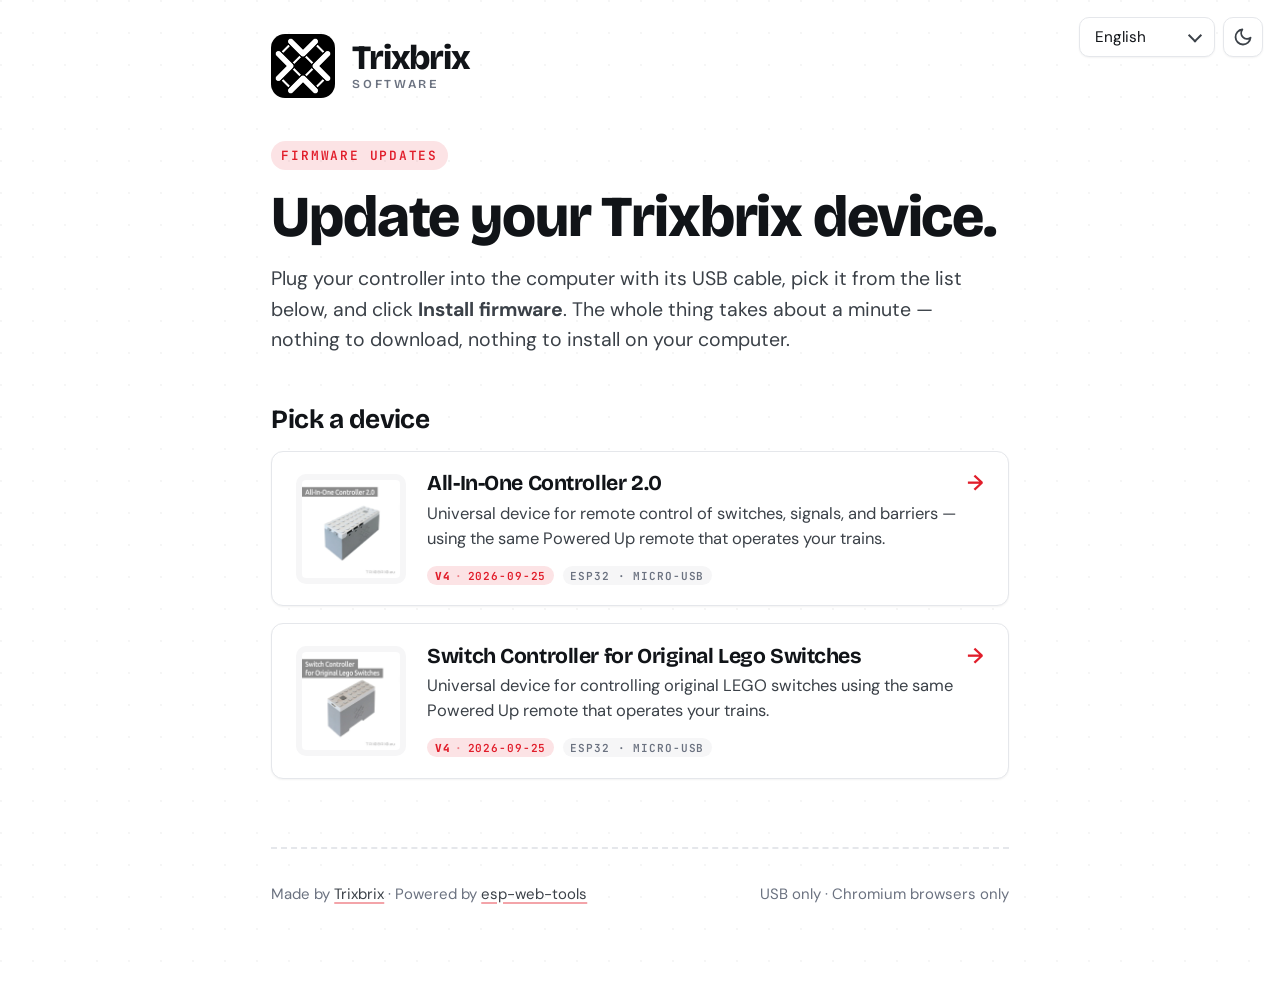
<file: index.html>
<!DOCTYPE html>
<html lang="en">
<head>
  <meta charset="UTF-8">
  <meta name="viewport" content="width=device-width, initial-scale=1.0">
  <title>Trixbrix Software</title>
  <meta name="description" content="Firmware and tools for Trixbrix devices. Update straight from your browser — plug in, click install, done.">
  <link rel="icon" type="image/png" href="assets/logo.png">
  <link rel="apple-touch-icon" href="assets/logo.png">
  <link rel="stylesheet" href="assets/style.css?v=20260925f">
  <script>
    (function() {
      var t = localStorage.getItem('trixbrix-theme');
      if (t === 'dark') document.documentElement.setAttribute('data-theme', 'dark');
    })();
  </script>
  <script src="assets/i18n.js?v=20260925f" defer></script>
</head>
<body>
  <div class="top-controls">
    <div class="lang-switcher">
      <select id="lang-select" data-i18n-aria="lang.label" aria-label="Language" title="Language"></select>
    </div>
    <button class="theme-toggle" id="theme-toggle" type="button" data-i18n-aria="theme.toggle" aria-label="Toggle dark mode" title="Toggle dark mode">
      <svg class="icon-moon" viewBox="0 0 24 24" fill="none" stroke="currentColor" stroke-width="2.2" stroke-linecap="round" stroke-linejoin="round" aria-hidden="true"><path d="M21 12.79A9 9 0 1 1 11.21 3 7 7 0 0 0 21 12.79z"/></svg>
      <svg class="icon-sun" viewBox="0 0 24 24" fill="none" stroke="currentColor" stroke-width="2.2" stroke-linecap="round" stroke-linejoin="round" aria-hidden="true"><circle cx="12" cy="12" r="4"/><path d="M12 2v2M12 20v2M4.93 4.93l1.41 1.41M17.66 17.66l1.41 1.41M2 12h2M20 12h2M4.93 19.07l1.41-1.41M17.66 6.34l1.41-1.41"/></svg>
    </button>
  </div>
  <main>
    <a class="site-header" href="./" aria-label="Trixbrix Software home">
      <img class="logo-mark" src="assets/logo.png" alt="">
      <span class="wordmark">Trixbrix<span class="sub" data-i18n="brand.sub">Software</span></span>
    </a>

    <section class="hero">
      <span class="eyebrow" data-i18n="landing.eyebrow">Firmware updates</span>
      <h1 data-i18n="landing.heading">Update your Trixbrix device.</h1>
      <p class="tagline" data-i18n-html="landing.tagline">Plug your controller into the computer with its USB cable, pick it from the list below, and click <strong>Install firmware</strong>. The whole thing takes about a minute — nothing to download, nothing to install on your computer.</p>
    </section>

    <div id="browser-warning" class="banner" hidden>
      <h3 data-i18n="browser.heading">This browser can't update devices</h3>
      <p data-i18n="browser.body">The update tool only works in Google Chrome or Microsoft Edge. Please open this page in one of those, then come back here.</p>
    </div>

    <h2 data-i18n="landing.pick">Pick a device</h2>
    <div class="devices">
    <!-- DEVICES_START -->
    <a class="card" href="all-in-one-controller/">
      <img class="card-image" src="all-in-one-controller/product.webp" alt="" loading="lazy">
      <div class="card-body">
        <h3>All-In-One Controller 2.0</h3>
        <p class="desc" data-i18n="card.aio.desc">Universal device for remote control of switches, signals, and barriers — using the same Powered Up remote that operates your trains.</p>
        <div class="chip-row">
          <span class="chip chip-version"><span class="v">v4</span><span class="sep">·</span><span>2026-09-25</span></span>
          <span class="chip">ESP32 · Micro-USB</span>
        </div>
      </div>
    </a>
    <a class="card" href="switch-controller/">
      <img class="card-image" src="switch-controller/product.webp" alt="" loading="lazy">
      <div class="card-body">
        <h3>Switch Controller for Original Lego Switches</h3>
        <p class="desc" data-i18n="card.sc.desc">Universal device for controlling original LEGO switches using the same Powered Up remote that operates your trains.</p>
        <div class="chip-row">
          <span class="chip chip-version"><span class="v">v4</span><span class="sep">·</span><span>2026-09-25</span></span>
          <span class="chip">ESP32 · Micro-USB</span>
        </div>
      </div>
    </a>
    <!-- DEVICES_END -->
    </div>

    <footer>
      <p><span data-i18n="footer.madeBy">Made by</span> <a href="https://www.trixbrix.eu" rel="noopener">Trixbrix</a> · <span data-i18n="footer.poweredBy">Powered by</span> <a href="https://esphome.github.io/esp-web-tools/" rel="noopener">esp-web-tools</a></p>
      <p data-i18n="footer.usbOnly">USB only · Chromium browsers only</p>
    </footer>
  </main>

  <script>
    if (!('serial' in navigator)) {
      document.getElementById('browser-warning').hidden = false;
    }
    document.getElementById('theme-toggle').addEventListener('click', () => {
      const isDark = document.documentElement.getAttribute('data-theme') === 'dark';
      if (isDark) {
        document.documentElement.removeAttribute('data-theme');
        localStorage.setItem('trixbrix-theme', 'light');
      } else {
        document.documentElement.setAttribute('data-theme', 'dark');
        localStorage.setItem('trixbrix-theme', 'dark');
      }
    });
  </script>
</body>
</html>
</file>
<file: assets/style.css>
/* Trixbrix Software — playful, brick-inspired design */
@import url('https://fonts.googleapis.com/css2?family=Bricolage+Grotesque:opsz,wght@12..96,400;12..96,500;12..96,600;12..96,700;12..96,800&family=DM+Sans:opsz,wght@9..40,400;9..40,500;9..40,600&family=JetBrains+Mono:wght@400;600&display=swap');

:root {
  /* Aligned with shop.trixbrix.eu: white canvas, near-black ink, red brand accent, yellow highlight */
  --paper:        #ffffff;
  --paper-tint:   #f6f6f7;
  --ink:          #111418;
  --ink-soft:     #3b4148;
  --muted:        #6b7280;
  --line:         #e5e7eb;
  --card:         #ffffff;
  --card-line:    #e5e7eb;

  --brick-red:    #e11d2a;
  --brick-red-d:  #b3121d;
  --sun:          #ffd84d;
  --sun-d:        #d6a900;
  --sky:          #1e3a8a;

  --shadow-sm: 0 1px 2px 0 rgba(17, 20, 24, 0.05);
  --shadow-md: 0 2px 6px -1px rgba(17, 20, 24, 0.08), 0 1px 3px -1px rgba(17, 20, 24, 0.06);
  --shadow-lg: 0 12px 24px -8px rgba(17, 20, 24, 0.12), 0 4px 8px -4px rgba(17, 20, 24, 0.06);

  --r-card: 12px;
  --r-pill: 999px;
}

[data-theme="dark"] {
  --paper:        #0c0d0f;
  --paper-tint:   #15171a;
  --ink:          #f1f3f5;
  --ink-soft:     #c7ccd1;
  --muted:        #8a909a;
  --line:         #23262b;
  --card:         #15171a;
  --card-line:    #2a2d33;
  --shadow-sm: 0 1px 2px 0 rgba(0, 0, 0, 0.5);
  --shadow-md: 0 2px 6px -1px rgba(0, 0, 0, 0.5), 0 1px 3px -1px rgba(0, 0, 0, 0.4);
  --shadow-lg: 0 12px 24px -8px rgba(0, 0, 0, 0.6), 0 4px 8px -4px rgba(0, 0, 0, 0.4);
}

* { box-sizing: border-box; }

html { scroll-behavior: smooth; }

html, body {
  margin: 0;
  padding: 0;
  background: var(--paper);
  color: var(--ink);
  font-family: 'DM Sans', -apple-system, BlinkMacSystemFont, sans-serif;
  font-size: 17px;
  line-height: 1.55;
  -webkit-font-smoothing: antialiased;
}

body {
  /* very subtle stud-grid (LEGO baseplate hint) */
  background-image:
    radial-gradient(circle at 1px 1px, color-mix(in srgb, var(--ink) 4%, transparent) 1px, transparent 1.5px);
  background-size: 32px 32px;
  background-position: 0 0;
  min-height: 100vh;
}

main {
  max-width: 780px;
  margin: 0 auto;
  padding: 2rem 1.25rem 5rem;
  position: relative;
}

/* ----- typography ----- */
h1, h2, h3 {
  font-family: 'Bricolage Grotesque', serif;
  font-weight: 700;
  letter-spacing: -0.02em;
  line-height: 1.05;
  color: var(--ink);
}
h1 { font-size: clamp(2.4rem, 5vw, 3.4rem); margin: 0; font-weight: 800; }
h2 { font-size: 1.55rem; margin: 2.5rem 0 1rem; }
h3 { font-size: 1.15rem; margin: 0; }

p { margin: 0.5rem 0 1rem; color: var(--ink-soft); }

a {
  color: var(--brick-red);
  text-decoration: underline;
  text-decoration-thickness: 2px;
  text-underline-offset: 3px;
  text-decoration-color: color-mix(in srgb, var(--brick-red) 40%, transparent);
  transition: text-decoration-color 0.15s;
}
a:hover { text-decoration-color: var(--brick-red); }

.muted { color: var(--muted); }

code {
  font-family: 'JetBrains Mono', ui-monospace, monospace;
  background: var(--paper-tint);
  border: 1px solid var(--line);
  padding: 0.05em 0.4em;
  border-radius: 6px;
  font-size: 0.88em;
}

/* ----- top-right controls ----- */
.top-controls {
  position: fixed;
  top: 1rem;
  right: 1rem;
  display: flex;
  align-items: center;
  gap: 0.5rem;
  z-index: 50;
}
.lang-switcher {
  position: relative;
  display: inline-flex;
  align-items: center;
}
.lang-switcher select {
  appearance: none;
  -webkit-appearance: none;
  background: var(--card);
  color: var(--ink);
  border: 1px solid var(--line);
  border-radius: 10px;
  box-shadow: var(--shadow-sm);
  padding: 0.55rem 2.1rem 0.55rem 0.85rem;
  font-family: 'DM Sans', sans-serif;
  font-size: 0.9rem;
  cursor: pointer;
  height: 40px;
  transition: border-color 0.15s, box-shadow 0.15s;
}
.lang-switcher select:hover {
  border-color: var(--ink-soft);
  box-shadow: var(--shadow-md);
}
.lang-switcher select:focus-visible {
  outline: 2px solid var(--brick-red);
  outline-offset: 2px;
}
.lang-switcher::after {
  content: '';
  position: absolute;
  right: 0.85rem;
  top: 50%;
  transform: translateY(-25%);
  width: 8px;
  height: 8px;
  border-right: 2px solid var(--ink-soft);
  border-bottom: 2px solid var(--ink-soft);
  transform-origin: center;
  transform: translateY(-65%) rotate(45deg);
  pointer-events: none;
}

/* ----- theme toggle ----- */
.theme-toggle {
  width: 40px;
  height: 40px;
  display: inline-flex;
  align-items: center;
  justify-content: center;
  background: var(--card);
  color: var(--ink-soft);
  border: 1px solid var(--line);
  border-radius: 10px;
  box-shadow: var(--shadow-sm);
  cursor: pointer;
  padding: 0;
  z-index: 50;
  transition: color 0.15s, box-shadow 0.15s, border-color 0.15s;
}
.theme-toggle:hover {
  color: var(--ink);
  border-color: var(--ink-soft);
  box-shadow: var(--shadow-md);
}
.theme-toggle:focus-visible {
  outline: 2px solid var(--brick-red);
  outline-offset: 2px;
}
.theme-toggle svg { width: 20px; height: 20px; display: block; }
.theme-toggle .icon-sun { display: none; }
.theme-toggle .icon-moon { display: block; }
[data-theme="dark"] .theme-toggle .icon-sun { display: block; }
[data-theme="dark"] .theme-toggle .icon-moon { display: none; }

/* ----- header ----- */
.site-header {
  display: flex;
  align-items: center;
  gap: 1rem;
  width: max-content;
  margin-bottom: 2.5rem;
  text-decoration: none;
  color: inherit;
}
.site-header:hover { text-decoration: none; }
.site-header .logo-mark {
  display: block;
  width: 64px;
  height: 64px;
  border-radius: 14px;
  flex-shrink: 0;
  transition: transform 0.18s ease;
}
.site-header:hover .logo-mark { transform: rotate(-5deg) scale(1.04); }
.site-header .wordmark {
  font-family: 'Bricolage Grotesque', serif;
  font-weight: 800;
  font-size: 2rem;
  letter-spacing: -0.035em;
  line-height: 0.95;
  display: flex;
  flex-direction: column;
  gap: 0.3rem;
}
.site-header .wordmark .sub {
  font-size: 0.72rem;
  font-weight: 600;
  letter-spacing: 0.22em;
  text-transform: uppercase;
  color: var(--muted);
}

/* ----- back link ----- */
.back-link {
  display: inline-flex;
  align-items: center;
  gap: 0.4rem;
  font-weight: 500;
  color: var(--ink-soft);
  text-decoration: none;
  border-bottom: 2px solid transparent;
  padding-bottom: 1px;
  transition: color 0.15s, border-color 0.15s;
  margin-bottom: 2rem;
}
.back-link:hover { color: var(--brick-red); border-bottom-color: var(--brick-red); }

/* ----- hero ----- */
.hero { margin-bottom: 3rem; position: relative; }
.hero .eyebrow {
  display: inline-block;
  font-family: 'JetBrains Mono', monospace;
  font-size: 0.75rem;
  font-weight: 600;
  letter-spacing: 0.14em;
  text-transform: uppercase;
  color: var(--brick-red);
  background: color-mix(in srgb, var(--brick-red) 12%, transparent);
  padding: 0.35em 0.8em;
  border-radius: var(--r-pill);
  margin-bottom: 1rem;
}
.hero p.tagline {
  font-size: 1.15rem;
  max-width: 56ch;
  margin-top: 1rem;
}
.hero-product {
  display: grid;
  grid-template-columns: 1fr auto;
  gap: 1.5rem;
  align-items: center;
}
.hero-product .hero-image {
  width: 200px;
  height: 200px;
  background: var(--paper-tint);
  border: 1px solid var(--line);
  border-radius: 14px;
  object-fit: contain;
  padding: 0.5rem;
}
@media (max-width: 640px) {
  .hero-product { grid-template-columns: 1fr; }
  .hero-product .hero-image {
    width: 140px;
    height: 140px;
    justify-self: start;
    order: -1;
  }
}
.version-line {
  margin: 0.7rem 0 0;
  font-size: 0.95rem;
}
.version-line[hidden] { display: none; }
.version-line .chip {
  font-size: 0.78rem;
}

/* ----- guided flow panel (single-step UI) ----- */
.flow-panel {
  background: var(--card);
  border: 1px solid var(--line);
  border-radius: var(--r-card);
  padding: 2rem 1.75rem;
  box-shadow: var(--shadow-sm);
  margin-bottom: 1.5rem;
  text-align: center;
}
.flow-visual { margin: 0 auto 1.25rem; }
.flow-icon {
  width: 64px;
  height: 64px;
  margin: 0 auto;
  border-radius: 50%;
  display: inline-flex;
  align-items: center;
  justify-content: center;
  font-size: 1.8rem;
  background: color-mix(in srgb, var(--brick-red) 8%, var(--card));
  color: var(--brick-red);
}
.flow-icon[data-tone="warn"] {
  background: color-mix(in srgb, var(--sun) 22%, var(--card));
  color: color-mix(in srgb, var(--sun-d) 80%, var(--ink));
}
.flow-icon[data-tone="error"] {
  background: color-mix(in srgb, var(--brick-red) 14%, var(--card));
  color: var(--brick-red);
}
.flow-icon[data-tone="ok"] {
  background: color-mix(in srgb, #1f9d55 14%, var(--card));
  color: #1f9d55;
}
.flow-version-display {
  display: inline-flex;
  align-items: baseline;
  gap: 0.6rem;
  font-family: 'Bricolage Grotesque', serif;
  font-weight: 700;
  letter-spacing: -0.02em;
}
.flow-version-display .version-num {
  font-size: 2.2rem;
  line-height: 1;
}
.flow-version-display .version-arrow {
  font-size: 1.5rem;
  color: var(--muted);
  font-weight: 500;
}
.flow-version-display.update .from { color: var(--muted); }
.flow-version-display.update .to   { color: var(--brick-red); }
.flow-version-display.ok .check {
  font-size: 1.8rem;
  color: #1f9d55;
}

.flow-title {
  font-family: 'Bricolage Grotesque', serif;
  font-weight: 700;
  font-size: 1.6rem;
  letter-spacing: -0.02em;
  margin: 0 0 0.65rem;
  color: var(--ink);
}
.flow-description {
  margin: 0 auto 1.5rem;
  max-width: 52ch;
  color: var(--ink-soft);
  font-size: 1rem;
}
.flow-actions {
  display: inline-flex;
  flex-wrap: wrap;
  gap: 0.75rem;
  justify-content: center;
  margin-bottom: 0.5rem;
}
.flow-secondary {
  display: flex;
  flex-wrap: wrap;
  gap: 0.6rem;
  justify-content: center;
  margin-top: 0.85rem;
}
.flow-tip {
  margin: 1.5rem auto 0;
  max-width: 50ch;
  padding: 0.7rem 0.95rem;
  background: var(--paper-tint);
  border-radius: 8px;
  color: var(--ink-soft);
  font-size: 0.92rem;
}
.link-as-button {
  text-decoration: none;
}
[hidden] { display: none !important; }
.flow-panel[data-state="empty"] .flow-icon { background: color-mix(in srgb, var(--brick-red) 8%, var(--card)); }
.flow-panel[data-state="detecting"] .flow-icon {
  animation: flow-spin 1.6s linear infinite;
}
@keyframes flow-spin { to { transform: rotate(360deg); } }
@media (prefers-reduced-motion: reduce) {
  .flow-panel[data-state="detecting"] .flow-icon { animation: none; }
}

/* keep / reset saved settings before an install */
.flow-settings { margin: 0 auto 1.5rem; max-width: 52ch; text-align: left; }
.settings-choice { border: 0; margin: 0; padding: 0; display: grid; gap: 0.6rem; }
.settings-choice legend {
  font-weight: 600;
  color: var(--ink);
  margin-bottom: 0.5rem;
  padding: 0;
}
.settings-option {
  display: flex;
  gap: 0.75rem;
  align-items: flex-start;
  padding: 0.8rem 0.95rem;
  border: 1px solid var(--line);
  border-radius: 10px;
  cursor: pointer;
  color: var(--ink-soft);
  font-size: 0.95rem;
}
.settings-option:has(input:checked) {
  border-color: var(--brick-red);
  background: color-mix(in srgb, var(--brick-red) 5%, var(--card));
}
.settings-option input { margin-top: 0.2rem; accent-color: var(--brick-red); flex: none; }
.settings-option strong { display: block; color: var(--ink); }
.settings-hint { display: block; margin-top: 0.15rem; }
.settings-list { margin: 0.35rem 0 0.35rem 1.1rem; padding: 0; }
.settings-list li { margin: 0.1rem 0; }

/* install progress */
.flow-progress { width: min(320px, 100%); margin: 0 auto; }
.flow-progress-num {
  font-family: 'Bricolage Grotesque', serif;
  font-weight: 700;
  font-size: 2.2rem;
  line-height: 1;
  margin-bottom: 0.6rem;
  color: var(--ink);
}
.flow-progress-bar {
  height: 8px;
  border-radius: var(--r-pill);
  background: var(--paper-tint);
  overflow: hidden;
}
.flow-progress-bar span {
  display: block;
  height: 100%;
  background: var(--brick-red);
  transition: width 0.2s ease-out;
}
.flow-error-detail {
  display: block;
  margin-top: 0.5rem;
  font-family: 'JetBrains Mono', monospace;
  font-size: 0.82rem;
  color: var(--muted);
  word-break: break-word;
}
.detect-col {
  display: flex;
  flex-direction: column;
  gap: 0.3rem;
  min-width: 0;
}
.detect-col .label {
  font-family: 'JetBrains Mono', monospace;
  font-size: 0.7rem;
  font-weight: 600;
  letter-spacing: 0.1em;
  text-transform: uppercase;
  color: var(--muted);
}
.detect-col .value {
  font-family: 'Bricolage Grotesque', serif;
  font-weight: 700;
  font-size: 1.45rem;
  letter-spacing: -0.01em;
  color: var(--ink);
  line-height: 1;
}
.detect-col .sub {
  font-size: 0.85rem;
  color: var(--muted);
}
.detect-arrow {
  font-size: 1.4rem;
  color: var(--muted);
  user-select: none;
}
.detect-status {
  font-size: 0.95rem;
  color: var(--ink-soft);
  margin: 0 0 1rem;
  padding: 0.7rem 0.95rem;
  border-radius: 8px;
  background: var(--paper-tint);
}
.detect-status[data-tone="ok"]      { background: color-mix(in srgb, #1f9d55 12%, var(--card)); color: var(--ink); }
.detect-status[data-tone="info"]    { background: color-mix(in srgb, var(--brick-red) 8%, var(--card)); color: var(--ink); }
.detect-status[data-tone="warn"]    { background: color-mix(in srgb, var(--sun) 22%, var(--card)); color: var(--ink); }
.detect-status[data-tone="error"]   { background: color-mix(in srgb, var(--brick-red) 14%, var(--card)); color: var(--ink); }
.detect-status code {
  font-size: 0.86em;
  background: var(--card);
}

.btn-secondary {
  font-family: 'DM Sans', sans-serif;
  font-weight: 500;
  font-size: 0.92rem;
  background: transparent;
  color: var(--ink-soft);
  border: 1px solid var(--line);
  border-radius: 8px;
  padding: 0.5rem 1rem;
  cursor: pointer;
  transition: color 0.15s, border-color 0.15s, background 0.15s;
}
.btn-secondary:hover {
  color: var(--ink);
  border-color: var(--ink-soft);
}
.btn-secondary:disabled {
  opacity: 0.6;
  cursor: progress;
}
.btn-secondary:focus-visible {
  outline: 2px solid var(--brick-red);
  outline-offset: 2px;
}

.shop-link {
  margin: 0.5rem 0 0;
  font-size: 0.95rem;
}
.shop-link a {
  display: inline-flex;
  align-items: center;
  gap: 0.25rem;
  color: var(--ink-soft);
  text-decoration: none;
  border-bottom: 1.5px solid color-mix(in srgb, var(--ink-soft) 35%, transparent);
  padding-bottom: 1px;
  transition: color 0.15s, border-color 0.15s;
}
.shop-link a:hover {
  color: var(--brick-red);
  border-bottom-color: var(--brick-red);
}

/* ----- device cards (landing) ----- */
.devices {
  display: grid;
  gap: 1rem;
  margin-top: 1rem;
}
.card {
  position: relative;
  background: var(--card);
  border: 1px solid var(--line);
  border-radius: var(--r-card);
  padding: 1.2rem 1.4rem;
  text-decoration: none;
  color: var(--ink);
  display: flex;
  align-items: center;
  gap: 1.25rem;
  box-shadow: var(--shadow-sm);
  transition: border-color 0.15s, box-shadow 0.15s, transform 0.15s;
}
.card:hover {
  border-color: var(--ink-soft);
  box-shadow: var(--shadow-lg);
  transform: translateY(-2px);
}
.card-image {
  flex-shrink: 0;
  width: 110px;
  height: 110px;
  border-radius: 10px;
  background: var(--paper-tint);
  object-fit: contain;
  padding: 0.35rem;
}
.card-body { flex: 1; min-width: 0; }
.card h3 {
  font-size: 1.25rem;
  margin: 0 0 0.35rem;
  display: flex;
  align-items: baseline;
  gap: 0.5rem;
}
.card h3::after {
  content: '→';
  margin-left: auto;
  color: var(--brick-red);
  font-family: 'DM Sans', sans-serif;
  font-weight: 600;
  transition: transform 0.15s;
}
.card:hover h3::after { transform: translateX(4px); }
@media (max-width: 480px) {
  .card { gap: 1rem; padding: 1rem 1.1rem; }
  .card-image { width: 80px; height: 80px; }
}
.card .desc {
  margin: 0;
  color: var(--ink-soft);
  font-size: 0.97rem;
}
.chip {
  display: inline-flex;
  align-items: center;
  font-family: 'JetBrains Mono', monospace;
  font-size: 0.65rem;
  font-weight: 600;
  letter-spacing: 0.08em;
  text-transform: uppercase;
  background: var(--paper-tint);
  color: var(--muted);
  padding: 0.4em 0.7em 0.3em;
  line-height: 1;
  border-radius: var(--r-pill);
}
.chip-row {
  display: flex;
  flex-wrap: wrap;
  gap: 0.4rem 0.5rem;
}
.card .chip-row { margin-top: 0.85rem; }
.chip-version {
  background: color-mix(in srgb, var(--brick-red) 12%, transparent);
  color: var(--brick-red);
  gap: 0.4em;
}
.chip-version .v { font-weight: 800; }
.chip .sep { opacity: 0.5; }

/* ----- panels (device page) ----- */
.panel {
  background: var(--card);
  border: 1px solid var(--line);
  border-radius: var(--r-card);
  padding: 1.6rem 1.7rem;
  box-shadow: var(--shadow-sm);
  margin-bottom: 1.5rem;
}
.panel.install-blocked .install-row { opacity: 0.35; pointer-events: none; filter: saturate(0.4); position: relative; }
.panel.install-blocked .install-row::after {
  content: '';
  position: absolute;
  inset: 0;
  cursor: not-allowed;
}
.panel h2 { margin-top: 0; }
.panel > p:last-child { margin-bottom: 0; }

/* numbered steps with brick-style numbers */
.steps {
  list-style: none;
  counter-reset: step;
  padding: 0;
  margin: 1rem 0 1.5rem;
  display: grid;
  gap: 0.75rem;
}
.steps li {
  counter-increment: step;
  position: relative;
  padding-left: 2.6rem;
  min-height: 1.85rem;
  color: var(--ink-soft);
  line-height: 1.55;
  padding-top: 0.1rem;
}
.steps li::before {
  content: counter(step);
  position: absolute;
  left: 0;
  top: 0.05rem;
  width: 1.85rem;
  height: 1.85rem;
  border-radius: 50%;
  background: var(--ink);
  color: var(--paper);
  font-family: 'DM Sans', sans-serif;
  font-weight: 600;
  font-size: 0.9rem;
  display: inline-flex;
  align-items: center;
  justify-content: center;
}
.steps li strong { color: var(--ink); }
.steps li em { font-style: normal; font-weight: 600; color: var(--ink); }

.step-hint {
  margin: 0.25rem 0 0;
  padding: 0.7rem 0.95rem;
  background: var(--paper-tint);
  border: 1px solid var(--line);
  border-radius: 8px;
  color: var(--ink-soft);
  font-size: 0.88rem;
}
.step-hint strong { color: var(--ink); font-weight: 600; }
.step-hint code {
  font-size: 0.85em;
  background: var(--card);
}

/* ----- install row + custom button ----- */
.install-row {
  display: flex;
  flex-wrap: wrap;
  gap: 1rem 1.25rem;
  align-items: center;
  margin: 1.25rem 0 0.25rem;
}

.btn-install {
  font-family: 'DM Sans', sans-serif;
  font-weight: 600;
  font-size: 1rem;
  letter-spacing: -0.005em;
  background: var(--brick-red);
  color: #fff;
  border: 1px solid var(--brick-red-d);
  border-radius: 10px;
  padding: 0.75rem 1.4rem;
  cursor: pointer;
  box-shadow: var(--shadow-sm);
  transition: background 0.15s, box-shadow 0.15s;
  display: inline-flex;
  align-items: center;
  gap: 0.55rem;
  line-height: 1;
}
.btn-install:hover {
  background: var(--brick-red-d);
  box-shadow: var(--shadow-md);
}
.btn-install:focus-visible {
  outline: 2px solid var(--brick-red);
  outline-offset: 2px;
}

/* erase-first variant (when checkbox flips state) */
.btn-install.is-erase {
  background: #111418;
  border-color: #000;
  color: #fff;
}
.btn-install.is-erase:hover { background: #000; }

/* ----- factory-reset checkbox (LEGO-y switch) ----- */
.erase-toggle {
  display: inline-flex;
  align-items: center;
  gap: 0.65rem;
  cursor: pointer;
  user-select: none;
  font-size: 0.97rem;
  color: var(--ink-soft);
  font-weight: 500;
}
.erase-toggle input { position: absolute; opacity: 0; pointer-events: none; }
.erase-toggle .box {
  width: 22px;
  height: 22px;
  border: 1.5px solid var(--line);
  border-radius: 6px;
  background: var(--card);
  display: inline-flex;
  align-items: center;
  justify-content: center;
  transition: background 0.15s, border-color 0.15s;
  flex-shrink: 0;
  position: relative;
}
.erase-toggle .box::after {
  content: '';
  width: 11px;
  height: 6px;
  border-left: 2.5px solid #fff;
  border-bottom: 2.5px solid #fff;
  transform: rotate(-45deg) translate(2px, -1px) scale(0);
  transform-origin: center;
  transition: transform 0.15s ease-out;
}
.erase-toggle:hover .box { border-color: var(--ink-soft); }
.erase-toggle input:checked + .box {
  background: var(--ink);
  border-color: var(--ink);
}
.erase-toggle input:checked + .box::after {
  transform: rotate(-45deg) translate(2px, -1px) scale(1);
}
.erase-toggle input:focus-visible + .box {
  outline: 2px solid var(--brick-red);
  outline-offset: 2px;
}

/* warning that appears when erase is checked */
.erase-warning {
  background: color-mix(in srgb, var(--sun) 22%, var(--card));
  border: 1px solid color-mix(in srgb, var(--sun-d) 40%, transparent);
  border-left: 3px solid var(--sun-d);
  border-radius: 10px;
  color: var(--ink);
  padding: 0.85rem 1.1rem;
  margin-top: 1.25rem;
  font-size: 0.94rem;
  display: flex;
  gap: 0.7rem;
  align-items: flex-start;
}
.erase-warning .icon {
  font-size: 1.25rem;
  line-height: 1;
  flex-shrink: 0;
}
.erase-warning strong { font-weight: 600; color: var(--ink); }
.erase-warning[hidden] { display: none; }

/* ----- browser banner ----- */
.banner {
  background: color-mix(in srgb, var(--sun) 22%, var(--card));
  border: 1px solid color-mix(in srgb, var(--sun-d) 40%, transparent);
  border-left: 3px solid var(--sun-d);
  border-radius: 10px;
  padding: 0.95rem 1.2rem;
  margin-bottom: 2rem;
  color: var(--ink);
}
.banner h3 { font-size: 1rem; margin: 0 0 0.2rem; font-family: 'Bricolage Grotesque', serif; color: var(--ink); }
.banner p { margin: 0; color: var(--ink-soft); font-size: 0.94rem; }
.banner[hidden] { display: none !important; }

/* ----- version history ----- */
.versions { margin-top: 0.75rem; display: grid; gap: 0.85rem; }
.version {
  background: var(--card);
  border: 1px solid var(--line);
  border-radius: 10px;
  padding: 1.1rem 1.3rem;
  box-shadow: var(--shadow-sm);
}
.version header {
  display: flex;
  align-items: center;
  gap: 0.6rem;
  flex-wrap: wrap;
  margin-bottom: 0.3rem;
}
.version header h3 {
  font-size: 1.1rem;
  font-family: 'Bricolage Grotesque', serif;
}
.version header .when {
  font-family: 'JetBrains Mono', monospace;
  font-size: 0.8rem;
  color: var(--muted);
}
.version-pill {
  font-family: 'JetBrains Mono', monospace;
  font-size: 0.65rem;
  font-weight: 700;
  letter-spacing: 0.1em;
  text-transform: uppercase;
  background: color-mix(in srgb, var(--brick-red) 12%, transparent);
  color: var(--brick-red);
  padding: 0.25em 0.7em;
  border-radius: var(--r-pill);
}
.changelog { font-size: 0.96rem; color: var(--ink-soft); }
.changelog p:first-child { margin-top: 0; }
.changelog p:last-child { margin-bottom: 0; }
.changelog ul { padding-left: 1.25rem; margin: 0.5rem 0; }
.changelog li { margin: 0.2rem 0; }
.changelog h2, .changelog h3 { font-size: 1rem; margin: 0.6rem 0 0.25rem; color: var(--ink); }

/* ----- footer ----- */
footer {
  margin-top: 4rem;
  padding-top: 2rem;
  border-top: 2px dashed var(--line);
  color: var(--muted);
  font-size: 0.88rem;
  display: flex;
  flex-wrap: wrap;
  gap: 0.4rem 1.2rem;
  align-items: center;
  justify-content: space-between;
}
footer p { margin: 0; color: var(--muted); }
footer a { color: var(--ink-soft); }

/* ----- esp-web-tools fallback (in case our slot button isn't used) ----- */
esp-web-install-button {
  --esp-tools-button-color: var(--brick-red);
  --esp-tools-button-text-color: #fff;
  --esp-tools-button-border-radius: 12px;
}

/* ----- mobile ----- */
@media (max-width: 520px) {
  main { padding: 1.25rem 1rem 4rem; }
  h1 { font-size: 2rem; }
  .panel, .card { padding: 1.2rem 1.25rem; }
  .install-row { gap: 0.85rem 1rem; }
  .btn-install { width: 100%; justify-content: center; }

  /* Top controls: shrink so they don't overlap the wordmark on small screens. */
  .top-controls { top: 0.6rem; right: 0.6rem; gap: 0.35rem; }
  .lang-switcher select {
    padding: 0.4rem 1.4rem 0.4rem 0.55rem;
    font-size: 0.78rem;
    height: 36px;
    max-width: 5.5rem;
    text-overflow: ellipsis;
    overflow: hidden;
    white-space: nowrap;
  }
  .lang-switcher::after { right: 0.55rem; }
  .theme-toggle { width: 36px; height: 36px; border-radius: 9px; }
  .theme-toggle svg { width: 18px; height: 18px; }

  /* Header: smaller logo and wordmark so the controls don't crowd it. */
  .site-header { gap: 0.7rem; margin-bottom: 1.75rem; }
  .site-header .logo-mark { width: 50px; height: 50px; border-radius: 12px; }
  .site-header .wordmark { font-size: 1.4rem; gap: 0.2rem; }
  .site-header .wordmark .sub { font-size: 0.62rem; letter-spacing: 0.18em; }

  /* Hero image stacks above the title on narrow screens. */
  .hero-product { gap: 1rem; }
  .hero-product .hero-image { width: 130px; height: 130px; }

  /* Flow panel: tighten padding. */
  .flow-panel { padding: 1.5rem 1.1rem; }
  .flow-version-display .version-num { font-size: 1.8rem; }
  .flow-actions { width: 100%; flex-direction: column; }
  .flow-actions > * { width: 100%; }
}

/* ----- reduced motion ----- */
@media (prefers-reduced-motion: reduce) {
  *, *::before, *::after { transition: none !important; animation: none !important; }
}
</file>
